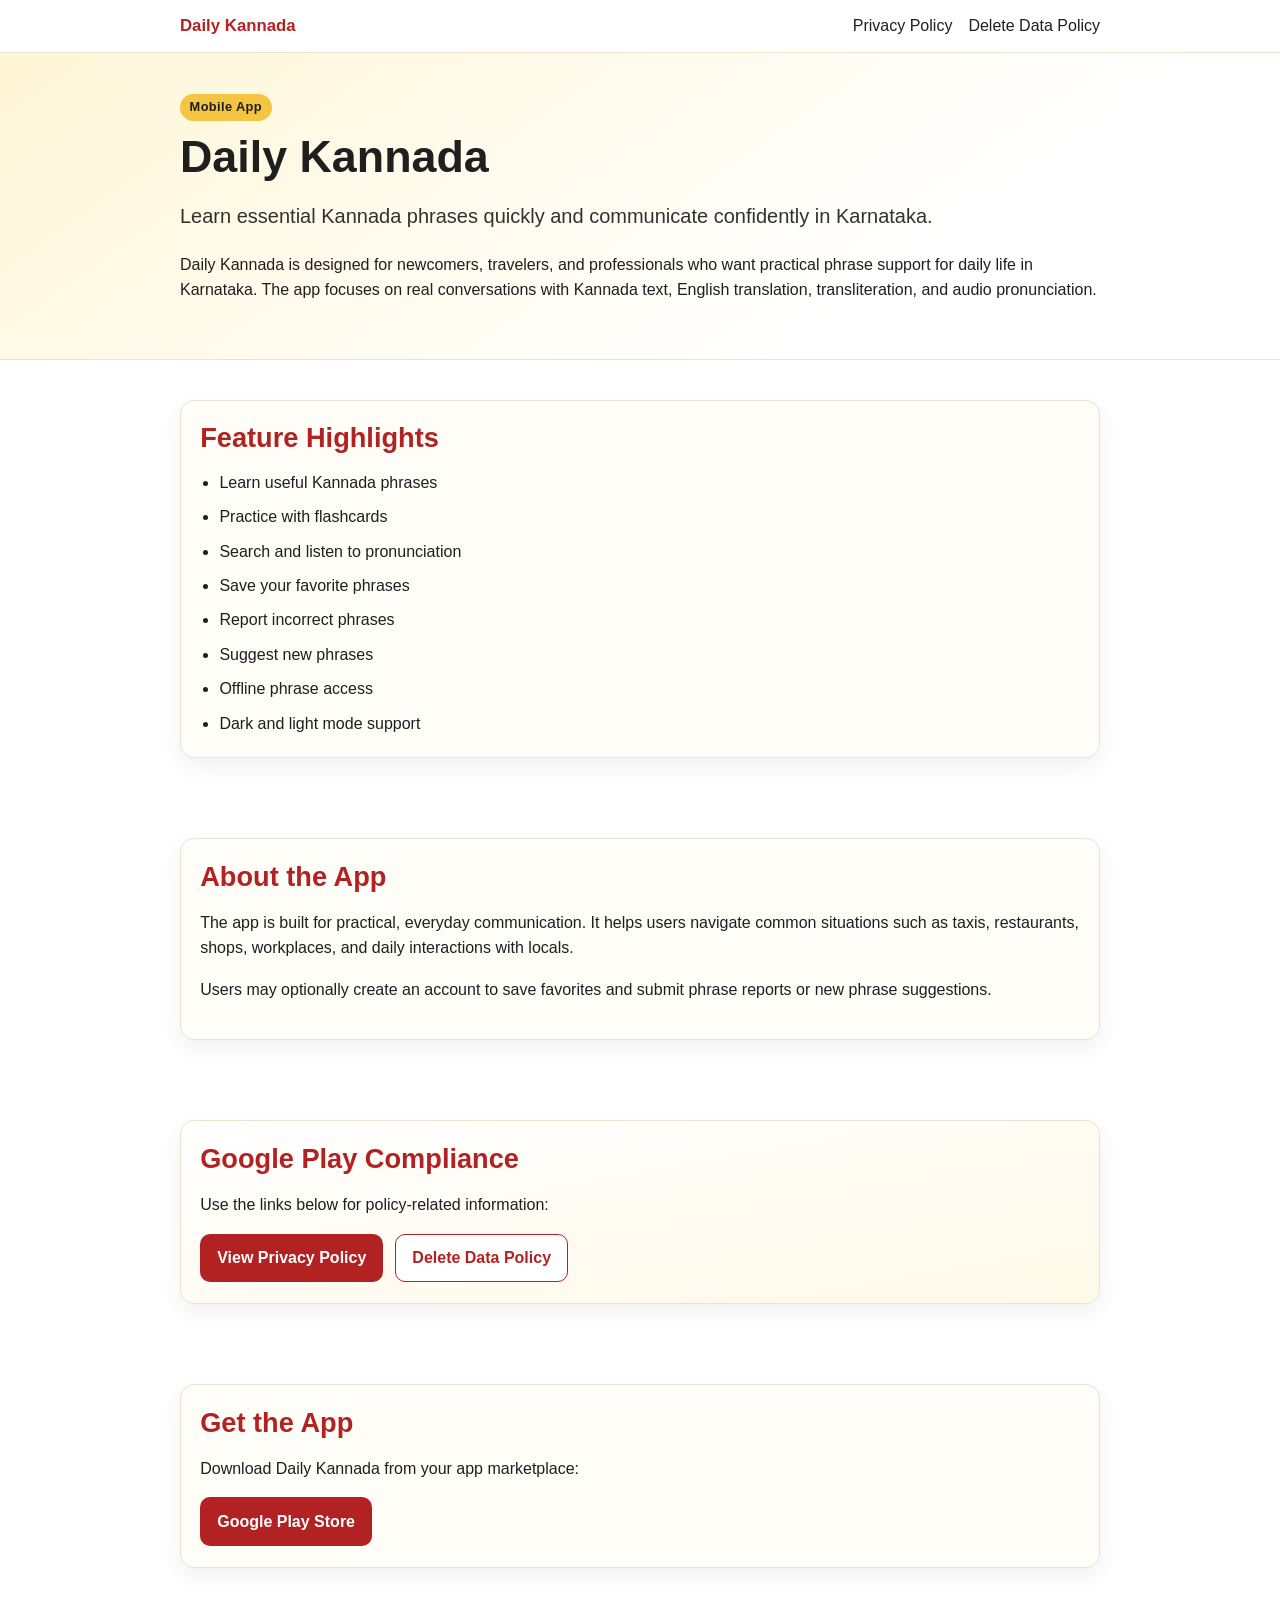
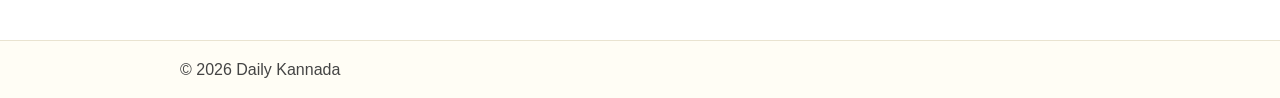
<file: index.html>
<!DOCTYPE html>
<html lang="en">
<head>
  <meta charset="UTF-8" />
  <meta name="viewport" content="width=device-width, initial-scale=1.0" />
  <meta name="description" content="Daily Kannada helps non-Kannada speakers learn essential phrases for everyday communication in Karnataka." />
  <title>Daily Kannada</title>
  <link rel="stylesheet" href="assets/css/styles.css" />
</head>
<body>
  <header class="site-header">
    <div class="container nav-wrap">
      <a class="brand" href="index.html">Daily Kannada</a>
      <nav class="nav-links" aria-label="Main navigation">
        <a href="privacy.html">Privacy Policy</a>
        <a href="delete-account.html">Delete Data Policy</a>
      </nav>
    </div>
  </header>

  <main>
    <section class="hero section">
      <div class="container">
        <p class="eyebrow">Mobile App</p>
        <h1>Daily Kannada</h1>
        <p class="subtitle">Learn essential Kannada phrases quickly and communicate confidently in Karnataka.</p>
        <p>
          Daily Kannada is designed for newcomers, travelers, and professionals who want practical phrase support for daily life in Karnataka. The app focuses on real conversations with Kannada text, English translation, transliteration, and audio pronunciation.
        </p>
      </div>
    </section>

    <section class="section">
      <div class="container card">
        <h2>Feature Highlights</h2>
        <ul class="feature-list">
          <li>Learn useful Kannada phrases</li>
          <li>Practice with flashcards</li>
          <li>Search and listen to pronunciation</li>
          <li>Save your favorite phrases</li>
          <li>Report incorrect phrases</li>
          <li>Suggest new phrases</li>
          <li>Offline phrase access</li>
          <li>Dark and light mode support</li>
        </ul>
      </div>
    </section>

    <section class="section">
      <div class="container card">
        <h2>About the App</h2>
        <p>
          The app is built for practical, everyday communication. It helps users navigate common situations such as taxis, restaurants, shops, workplaces, and daily interactions with locals.
        </p>
        <p>
          Users may optionally create an account to save favorites and submit phrase reports or new phrase suggestions.
        </p>
      </div>
    </section>

    <section class="section">
      <div class="container card compliance">
        <h2>Google Play Compliance</h2>
        <p>Use the links below for policy-related information:</p>
        <div class="button-row">
          <a class="button" href="privacy.html">View Privacy Policy</a>
          <a class="button button-alt" href="delete-account.html">Delete Data Policy</a>
        </div>
      </div>
    </section>

    <section class="section">
      <div class="container card">
        <h2>Get the App</h2>
        <p>Download Daily Kannada from your app marketplace:</p>
        <div class="button-row">
          <a class="button" href="https://play.google.com/store/apps/details?id=dev.srinivasa.dailykannada" target="_blank" rel="noopener noreferrer">Google Play Store</a>
          <!--
          <a class="button button-alt" href="https://apps.apple.com/app/id0000000000" target="_blank" rel="noopener noreferrer">Apple App Store</a>
          -->
        </div>
      </div>
    </section>
  </main>

  <footer class="site-footer">
    <div class="container footer-wrap">
      <p>&copy; 2026 Daily Kannada</p>
    </div>
  </footer>

</body>
</html>
</file>
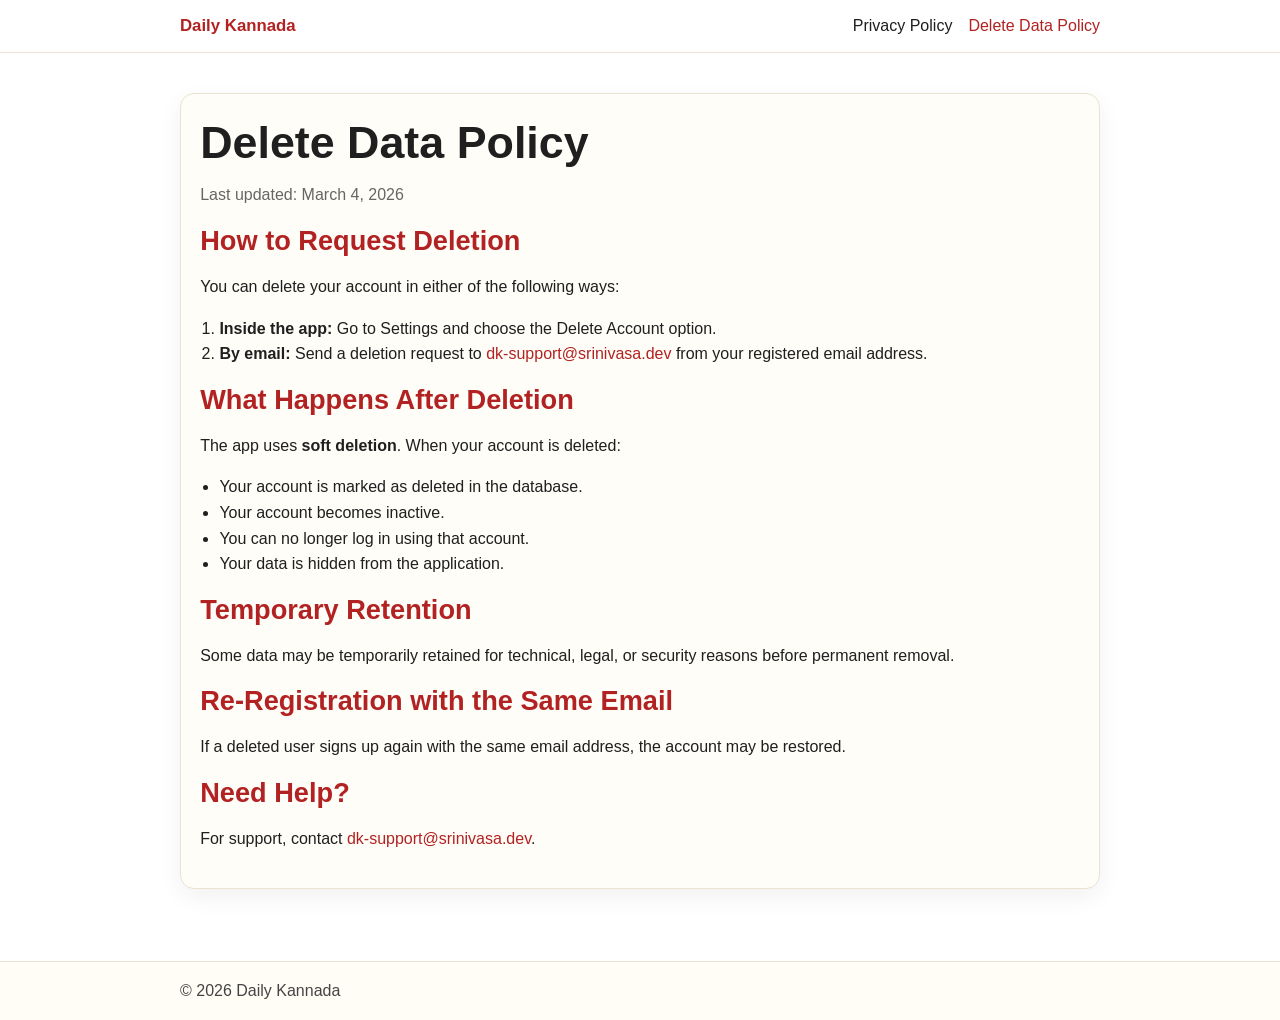
<file: delete-account.html>
<!DOCTYPE html>
<html lang="en">
<head>
  <meta charset="UTF-8" />
  <meta name="viewport" content="width=device-width, initial-scale=1.0" />
  <meta name="description" content="Delete account and data instructions for Daily Kannada." />
  <title>Delete Data Policy | Daily Kannada</title>
  <link rel="stylesheet" href="assets/css/styles.css" />
</head>
<body>
  <header class="site-header">
    <div class="container nav-wrap">
      <a class="brand" href="index.html">Daily Kannada</a>
      <nav class="nav-links" aria-label="Main navigation">
        <a href="privacy.html">Privacy Policy</a>
        <a aria-current="page" href="delete-account.html">Delete Data Policy</a>
      </nav>
    </div>
  </header>

  <main class="section">
    <div class="container policy">
      <h1>Delete Data Policy</h1>
      <p class="meta">Last updated: March 4, 2026</p>

      <h2>How to Request Deletion</h2>
      <p>You can delete your account in either of the following ways:</p>
      <ol>
        <li><strong>Inside the app:</strong> Go to Settings and choose the Delete Account option.</li>
        <li><strong>By email:</strong> Send a deletion request to <a href="mailto:dk-support@srinivasa.dev">dk-support@srinivasa.dev</a> from your registered email address.</li>
      </ol>

      <h2>What Happens After Deletion</h2>
      <p>The app uses <strong>soft deletion</strong>. When your account is deleted:</p>
      <ul>
        <li>Your account is marked as deleted in the database.</li>
        <li>Your account becomes inactive.</li>
        <li>You can no longer log in using that account.</li>
        <li>Your data is hidden from the application.</li>
      </ul>

      <h2>Temporary Retention</h2>
      <p>
        Some data may be temporarily retained for technical, legal, or security reasons before permanent removal.
      </p>

      <h2>Re-Registration with the Same Email</h2>
      <p>
        If a deleted user signs up again with the same email address, the account may be restored.
      </p>

      <h2>Need Help?</h2>
      <p>
        For support, contact <a href="mailto:dk-support@srinivasa.dev">dk-support@srinivasa.dev</a>.
      </p>
    </div>
  </main>

  <footer class="site-footer">
    <div class="container footer-wrap">
      <p>&copy; 2026 Daily Kannada</p>
    </div>
  </footer>

</body>
</html>
</file>
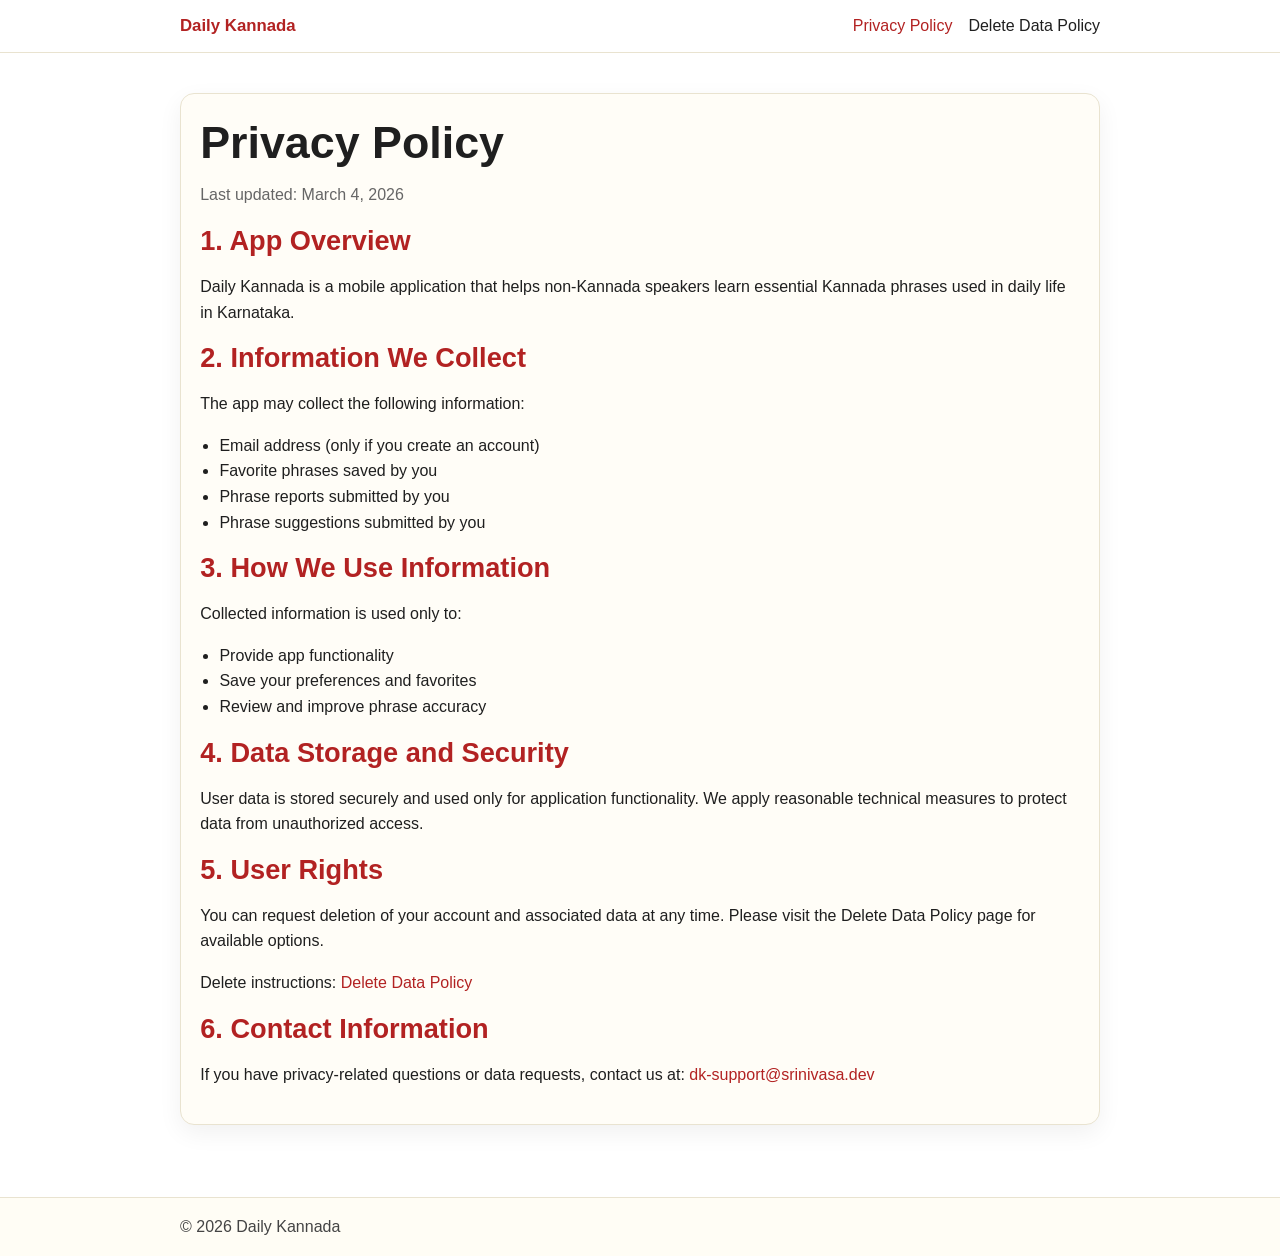
<file: privacy.html>
<!DOCTYPE html>
<html lang="en">
<head>
  <meta charset="UTF-8" />
  <meta name="viewport" content="width=device-width, initial-scale=1.0" />
  <meta name="description" content="Privacy Policy for Daily Kannada mobile application." />
  <title>Privacy Policy | Daily Kannada</title>
  <link rel="stylesheet" href="assets/css/styles.css" />
</head>
<body>
  <header class="site-header">
    <div class="container nav-wrap">
      <a class="brand" href="index.html">Daily Kannada</a>
      <nav class="nav-links" aria-label="Main navigation">
        <a aria-current="page" href="privacy.html">Privacy Policy</a>
        <a href="delete-account.html">Delete Data Policy</a>
      </nav>
    </div>
  </header>

  <main class="section">
    <div class="container policy">
      <h1>Privacy Policy</h1>
      <p class="meta">Last updated: March 4, 2026</p>

      <h2>1. App Overview</h2>
      <p>
        Daily Kannada is a mobile application that helps non-Kannada speakers learn essential Kannada phrases used in daily life in Karnataka.
      </p>

      <h2>2. Information We Collect</h2>
      <p>The app may collect the following information:</p>
      <ul>
        <li>Email address (only if you create an account)</li>
        <li>Favorite phrases saved by you</li>
        <li>Phrase reports submitted by you</li>
        <li>Phrase suggestions submitted by you</li>
      </ul>

      <h2>3. How We Use Information</h2>
      <p>Collected information is used only to:</p>
      <ul>
        <li>Provide app functionality</li>
        <li>Save your preferences and favorites</li>
        <li>Review and improve phrase accuracy</li>
      </ul>

      <h2>4. Data Storage and Security</h2>
      <p>
        User data is stored securely and used only for application functionality. We apply reasonable technical measures to protect data from unauthorized access.
      </p>

      <h2>5. User Rights</h2>
      <p>
        You can request deletion of your account and associated data at any time. Please visit the Delete Data Policy page for available options.
      </p>
      <p>
        Delete instructions: <a href="delete-account.html">Delete Data Policy</a>
      </p>

      <h2>6. Contact Information</h2>
      <p>
        If you have privacy-related questions or data requests, contact us at:
        <a href="mailto:dk-support@srinivasa.dev">dk-support@srinivasa.dev</a>
      </p>
    </div>
  </main>

  <footer class="site-footer">
    <div class="container footer-wrap">
      <p>&copy; 2026 Daily Kannada</p>
    </div>
  </footer>

</body>
</html>
</file>
<file: assets/css/styles.css>
:root {
  --primary: #b22222;
  --secondary: #f4c542;
  --text: #1f1f1f;
  --muted: #666;
  --bg: #ffffff;
  --surface: #fffdf7;
  --border: #e9e3d0;
  --max-width: 920px;
  --radius: 14px;
  --shadow: 0 8px 24px rgba(0, 0, 0, 0.06);
}

* {
  box-sizing: border-box;
}

html,
body {
  margin: 0;
  padding: 0;
  background: var(--bg);
  color: var(--text);
  font-family: "Segoe UI", "Noto Sans", -apple-system, BlinkMacSystemFont, "Helvetica Neue", Arial, sans-serif;
  line-height: 1.6;
}

a {
  color: var(--primary);
  text-decoration: none;
}

a:hover,
a:focus-visible {
  text-decoration: underline;
}

.container {
  width: min(100% - 2rem, var(--max-width));
  margin-inline: auto;
}

.site-header {
  position: sticky;
  top: 0;
  z-index: 20;
  background: rgba(255, 255, 255, 0.97);
  border-bottom: 1px solid var(--border);
  backdrop-filter: blur(6px);
}

.nav-wrap {
  display: flex;
  align-items: center;
  justify-content: space-between;
  gap: 1rem;
  padding: 0.8rem 0;
}

.brand {
  font-weight: 700;
  color: var(--primary);
  font-size: 1.05rem;
}

.nav-links {
  display: flex;
  gap: 1rem;
  flex-wrap: wrap;
  justify-content: flex-end;
}

.nav-links a {
  color: var(--text);
  font-weight: 500;
}

.nav-links a[aria-current="page"] {
  color: var(--primary);
}

.section {
  padding: 2.5rem 0;
}

.hero {
  background: linear-gradient(145deg, #fff6d7 0%, #ffffff 70%);
  border-bottom: 1px solid var(--border);
}

.eyebrow {
  display: inline-block;
  margin: 0 0 0.5rem;
  padding: 0.2rem 0.6rem;
  border-radius: 999px;
  background: var(--secondary);
  font-size: 0.8rem;
  font-weight: 700;
  letter-spacing: 0.03em;
}

h1,
h2,
h3 {
  line-height: 1.25;
  margin: 0 0 0.9rem;
}

h1 {
  font-size: clamp(1.8rem, 4.3vw, 2.8rem);
}

h2 {
  font-size: clamp(1.25rem, 2.8vw, 1.7rem);
  color: var(--primary);
}

.subtitle {
  font-size: clamp(1.05rem, 2.3vw, 1.25rem);
  margin-top: 0;
  color: #313131;
}

.card,
.policy {
  background: var(--surface);
  border: 1px solid var(--border);
  border-radius: var(--radius);
  box-shadow: var(--shadow);
  padding: 1.3rem 1.2rem;
}

.feature-list {
  margin: 0;
  padding-left: 1.2rem;
  display: grid;
  gap: 0.55rem;
}

.compliance {
  background: linear-gradient(170deg, #ffffff 0%, #fff9e8 100%);
}

.button-row {
  display: flex;
  flex-wrap: wrap;
  gap: 0.75rem;
  margin-top: 1rem;
}

.button {
  display: inline-block;
  background: var(--primary);
  color: #fff;
  padding: 0.65rem 1rem;
  border-radius: 10px;
  font-weight: 600;
  border: 1px solid transparent;
}

.button:hover,
.button:focus-visible {
  text-decoration: none;
  opacity: 0.95;
}

.button-alt {
  background: #fff;
  color: var(--primary);
  border-color: var(--primary);
}

.button:disabled,
.button-alt:disabled,
.nav-button:disabled,
.text-button:disabled {
  cursor: not-allowed;
  opacity: 0.6;
}

.meta {
  color: var(--muted);
  margin-top: -0.2rem;
}

.policy ul,
.policy ol {
  padding-left: 1.2rem;
}

.site-footer {
  margin-top: 2rem;
  border-top: 1px solid var(--border);
  background: #fffdf5;
}

.footer-wrap {
  padding: 1rem 0;
  display: flex;
  align-items: center;
  justify-content: space-between;
  gap: 0.9rem;
  flex-wrap: wrap;
}

.footer-wrap p {
  margin: 0;
  color: #444;
}

.subtle-link {
  color: var(--muted);
  font-size: 0.92rem;
}

.nav-text {
  color: var(--muted);
  font-size: 0.95rem;
}

.nav-button,
.text-button {
  border: 0;
  background: transparent;
  color: var(--primary);
  font: inherit;
  padding: 0;
  cursor: pointer;
}

.auth-shell {
  display: grid;
  place-items: center;
  min-height: calc(100vh - 13rem);
}

.auth-card {
  width: min(100%, 520px);
  background: linear-gradient(170deg, #fffdf7 0%, #ffffff 100%);
  border: 1px solid var(--border);
  border-radius: 24px;
  box-shadow: var(--shadow);
  padding: 2rem;
}

.auth-form,
.field {
  display: grid;
  gap: 0.55rem;
}

.auth-form {
  margin-top: 1.4rem;
}

.field span,
.inline-field span {
  font-size: 0.92rem;
  font-weight: 600;
}

.field input,
.inline-field select,
.phrase-table input,
.phrase-table select,
.phrase-table textarea {
  width: 100%;
  border: 1px solid #d2c7ac;
  border-radius: 12px;
  background: #fff;
  color: var(--text);
  font: inherit;
  padding: 0.75rem 0.85rem;
}

.password-field {
  position: relative;
}

.password-field input {
  padding-right: 5.5rem;
}

.password-toggle {
  display: inline-flex;
  align-items: center;
  justify-content: center;
  position: absolute;
  top: 50%;
  right: 0.55rem;
  transform: translateY(-50%);
  border: 0;
  background: transparent;
  color: var(--primary);
  font: inherit;
  font-size: 0.88rem;
  font-weight: 600;
  cursor: pointer;
  padding: 0.2rem 0.35rem;
}

.password-toggle-icon {
  width: 1.2rem;
  height: 1.2rem;
  stroke: currentColor;
  fill: none;
  stroke-width: 1.8;
  stroke-linecap: round;
  stroke-linejoin: round;
}

.password-toggle .eye-closed {
  display: none;
}

.password-toggle.is-visible .eye-open {
  display: none;
}

.password-toggle.is-visible .eye-closed {
  display: inline;
}

.phrase-table textarea {
  resize: vertical;
  min-width: 220px;
}

.status-message {
  min-height: 1.5rem;
  margin: 0;
  color: var(--muted);
}

.status-message.error,
.row-message.error {
  color: #b42318;
}

.status-message.success,
.row-message.success {
  color: #167c3d;
}

.reset-page {
  min-height: 100vh;
  background:
    radial-gradient(circle at top right, rgba(244, 197, 66, 0.24), transparent 28%),
    linear-gradient(180deg, #fffaf0 0%, #ffffff 100%);
}

.reset-card {
  width: min(100%, 560px);
}

.token-notice,
.form-hint {
  margin: 0;
  color: var(--muted);
}

.token-notice.error {
  color: #b42318;
}

.token-notice.success {
  color: #167c3d;
}

.admin-layout,
.admin-sections {
  display: grid;
  gap: 1.25rem;
}

.admin-page-container {
  width: min(100% - 1rem, 1700px);
}

.admin-hero {
  background: linear-gradient(145deg, #fff6d7 0%, #fffdf7 45%, #ffffff 100%);
}

.admin-hero-actions {
  margin-top: 1.25rem;
}

.toolbar {
  display: flex;
  align-items: flex-end;
  justify-content: space-between;
  gap: 1rem;
  flex-wrap: wrap;
}

.toolbar-actions {
  display: flex;
  align-items: flex-end;
  gap: 0.75rem;
  flex-wrap: wrap;
}

.toolbar-note {
  margin: 0;
  color: var(--muted);
  font-size: 0.92rem;
}

.inline-field {
  display: grid;
  gap: 0.45rem;
  min-width: 140px;
}

.category-section h2 {
  margin-bottom: 1rem;
}

.table-shell {
  display: grid;
  gap: 0.4rem;
}

.table-hint {
  margin: 0;
  color: var(--muted);
  font-size: 0.84rem;
}

.table-top-scroll {
  overflow-x: auto;
  overflow-y: hidden;
  height: 10px;
  border: 1px solid var(--border);
  border-radius: 999px;
  background: #fff6d7;
}

.table-top-scroll-inner {
  height: 1px;
}

.table-wrap {
  overflow-x: auto;
  overflow-y: visible;
  border: 1px solid var(--border);
  border-radius: 16px;
  background: #fff;
}

.phrase-table {
  width: 100%;
  border-collapse: collapse;
  min-width: 1320px;
  table-layout: fixed;
  margin-bottom: 0;
}

.phrase-table th,
.phrase-table td {
  border-bottom: 1px solid var(--border);
  vertical-align: middle;
  text-align: left;
  word-break: break-word;
  overflow-wrap: anywhere;
  line-height: 1.15;
}

.phrase-table td {
  padding: 0.28rem 0.5rem;
  font-size: 0.88rem;
}

.phrase-table th {
  background: #fff8e0;
  color: #7a1d12;
  font-size: 0.92rem;
  font-weight: 700;
  letter-spacing: 0.01em;
  text-transform: capitalize;
  position: sticky;
  top: 0;
  padding: 0.4rem 0.5rem;
  white-space: nowrap;
}

.phrase-table td[data-column="id"],
.phrase-table th:first-child {
  width: 88px;
  min-width: 88px;
}

.phrase-table td[data-column="category"],
.phrase-table th:nth-child(2) {
  width: 170px;
  min-width: 170px;
}

.phrase-table td[data-column="english_text"],
.phrase-table td[data-column="kannada_text"],
.phrase-table td[data-column="transliteration"],
.phrase-table th:nth-child(3),
.phrase-table th:nth-child(4),
.phrase-table th:nth-child(5) {
  width: 220px;
  min-width: 220px;
}

.phrase-table td[data-column="usage_examples"],
.phrase-table td[data-column="cultural_context"],
.phrase-table th:nth-child(6),
.phrase-table th:nth-child(7) {
  width: 250px;
  min-width: 250px;
}

.phrase-table td[data-column="is_active"],
.phrase-table th:nth-child(8) {
  width: 120px;
  min-width: 120px;
}

.phrase-table .action-header {
  width: 190px;
  min-width: 190px;
}

.phrase-table input,
.phrase-table select,
.phrase-table textarea {
  min-width: 100%;
  padding: 0.3rem 0.45rem;
  font-size: 0.86rem;
}

.table-top-scroll::-webkit-scrollbar,
.table-wrap::-webkit-scrollbar {
  height: 8px;
}

.table-top-scroll::-webkit-scrollbar-thumb,
.table-wrap::-webkit-scrollbar-thumb {
  background: #d1b680;
  border-radius: 999px;
}

.action-cell {
  min-width: 170px;
  width: 190px;
  background: #fffdf7;
  position: sticky;
  right: 0;
  z-index: 2;
  box-shadow: -10px 0 14px rgba(255, 253, 247, 0.92);
}

.action-cell .button,
.action-cell .text-button {
  display: inline-flex;
  align-items: center;
  justify-content: center;
}

.action-cell .button {
  min-width: 84px;
  padding: 0.28rem 0.55rem;
  font-size: 0.82rem;
}

.action-cell .text-button {
  margin-left: 0.65rem;
  font-size: 0.8rem;
}

.phrase-table tbody td:last-child {
  position: sticky;
  right: 0;
  background: #fffdf7;
  z-index: 2;
  box-shadow: -10px 0 14px rgba(255, 253, 247, 0.92);
}

.row-message {
  margin: 0.25rem 0 0;
  font-size: 0.76rem;
}

.pagination-bar {
  display: flex;
  align-items: center;
  justify-content: center;
  gap: 1rem;
  flex-wrap: wrap;
}

.page-label {
  color: var(--muted);
  font-weight: 600;
}

.page-numbers {
  display: flex;
  justify-content: center;
  gap: 0.45rem;
  flex-wrap: wrap;
  margin-top: 0.9rem;
}

.page-number {
  border: 1px solid #d2c7ac;
  background: #fff;
  color: var(--text);
  border-radius: 10px;
  padding: 0.32rem 0.62rem;
  font: inherit;
  line-height: 1;
  cursor: pointer;
}

.page-number.active {
  background: var(--primary);
  border-color: var(--primary);
  color: #fff;
}

.page-number:disabled {
  cursor: default;
  opacity: 1;
}

.health-layout {
  display: grid;
  gap: 1.25rem;
}

.health-hero {
  position: relative;
  overflow: hidden;
  background:
    radial-gradient(circle at top right, rgba(244, 197, 66, 0.32), transparent 28%),
    radial-gradient(circle at 18% 24%, rgba(178, 34, 34, 0.08), transparent 26%),
    linear-gradient(145deg, #fff6d7 0%, #fff1c8 34%, #fffdf7 68%, #ffffff 100%);
}

.health-hero::after {
  content: "";
  position: absolute;
  inset: auto -6% -36px auto;
  width: 180px;
  height: 180px;
  border-radius: 36px;
  transform: rotate(22deg);
  background: linear-gradient(180deg, rgba(178, 34, 34, 0.1) 0%, rgba(244, 197, 66, 0.2) 100%);
}

.health-grid {
  display: grid;
  grid-template-columns: repeat(2, minmax(0, 1fr));
  gap: 1.25rem;
}

.health-overview {
  display: grid;
  grid-template-columns: minmax(0, 1.2fr) minmax(280px, 0.8fr);
  gap: 1rem;
  align-items: center;
}

.health-status-panel {
  display: grid;
  gap: 0.6rem;
  align-content: start;
}

.health-status-pulse {
  width: 0.9rem;
  height: 0.9rem;
  border-radius: 50%;
  box-shadow: 0 0 0 0 currentColor;
  animation: health-pulse 2s ease-out infinite;
}

.health-status-pulse.success {
  color: #167c3d;
  background: #167c3d;
}

.health-status-pulse.error {
  color: #b42318;
  background: #b42318;
}

.health-status-pulse.neutral {
  color: #765b21;
  background: #765b21;
}

.health-service-title {
  margin: 0;
  font-size: clamp(1.45rem, 3vw, 2rem);
  font-weight: 700;
  line-height: 1.15;
}

.health-service-meta {
  margin-top: -0.05rem;
}

.health-status-copy {
  margin: 0.1rem 0 0;
  max-width: 32rem;
  color: #3f3b32;
}

.health-badge {
  display: inline-flex;
  width: fit-content;
  align-items: center;
  gap: 0.45rem;
  border-radius: 999px;
  padding: 0.35rem 0.75rem;
  font-size: 0.82rem;
  font-weight: 700;
  letter-spacing: 0.04em;
  text-transform: uppercase;
}

.health-badge.success {
  background: #e8f7ee;
  color: #167c3d;
}

.health-badge.error {
  background: #fdecea;
  color: #b42318;
}

.health-badge.neutral {
  background: #f4efe0;
  color: #765b21;
}

.health-facts {
  display: grid;
  grid-template-columns: repeat(2, minmax(0, 1fr));
  gap: 0.85rem;
  margin: 0;
  padding: 1rem;
  border-radius: 20px;
  border: 1px solid rgba(178, 34, 34, 0.09);
  background: linear-gradient(180deg, rgba(255, 255, 255, 0.98) 0%, #fffaf0 100%);
  box-shadow: inset 0 1px 0 rgba(255, 255, 255, 0.8);
}

.health-fact {
  padding: 0.95rem 1rem;
  border-radius: 16px;
  background: #fff;
  border: 1px solid rgba(178, 34, 34, 0.08);
}

.health-facts dt {
  margin: 0;
  color: var(--muted);
  font-size: 0.86rem;
}

.health-facts dd {
  margin: 0.18rem 0 0;
  font-size: 1rem;
  font-weight: 700;
}

.health-list {
  display: grid;
  gap: 0.85rem;
}

.health-list-item {
  display: flex;
  align-items: flex-start;
  justify-content: space-between;
  gap: 1rem;
  padding: 1rem 1.05rem;
  border: 1px solid rgba(178, 34, 34, 0.08);
  border-radius: 18px;
  background: linear-gradient(180deg, #ffffff 0%, #fffdf7 100%);
  box-shadow: 0 12px 26px rgba(79, 56, 18, 0.05);
}

.health-list-item h3 {
  margin-bottom: 0.25rem;
  font-size: 1rem;
  color: var(--text);
}

.health-check-copy {
  display: grid;
  gap: 0.1rem;
}

.health-check-kicker {
  margin: 0 0 0.1rem;
  color: #8d5e18;
  font-size: 0.76rem;
  font-weight: 700;
  letter-spacing: 0.08em;
  text-transform: uppercase;
}

.health-check-detail {
  max-width: 34rem;
}

.health-check-side {
  display: grid;
  justify-items: end;
  gap: 0.6rem;
  min-width: 140px;
}

.health-check-rail {
  width: 120px;
  height: 8px;
  border-radius: 999px;
  background: #f1e7d3;
  overflow: hidden;
}

.health-check-fill {
  display: block;
  height: 100%;
  transform-origin: left center;
  animation: health-fill 800ms ease forwards;
}

.health-check-fill.success {
  width: 100%;
  background: linear-gradient(90deg, #167c3d 0%, #5cc884 100%);
}

.health-check-fill.error {
  width: 42%;
  background: linear-gradient(90deg, #b42318 0%, #ef7466 100%);
}

.health-check-fill.neutral {
  width: 64%;
  background: linear-gradient(90deg, #765b21 0%, #ddbe71 100%);
}

.health-list-item[data-tone="error"] {
  background: linear-gradient(180deg, #fff8f7 0%, #fffdf7 100%);
}

.health-stat-grid {
  display: grid;
  grid-template-columns: repeat(2, minmax(0, 1fr));
  gap: 0.9rem;
}

.health-stat {
  position: relative;
  overflow: hidden;
  padding: 1rem;
  border-radius: 20px;
  border: 1px solid rgba(178, 34, 34, 0.08);
  background: linear-gradient(180deg, #ffffff 0%, #fffaf0 100%);
  box-shadow: 0 16px 30px rgba(79, 56, 18, 0.06);
}

.health-stat-label {
  margin: 0 0 0.45rem;
  color: var(--muted);
  font-size: 0.88rem;
}

.health-stat-value {
  display: block;
  font-size: clamp(1.4rem, 3vw, 2rem);
  line-height: 1;
  color: var(--primary);
}

.health-stat-mark {
  position: absolute;
  right: -14px;
  bottom: -18px;
  width: 86px;
  height: 86px;
  border-radius: 28px;
  transform: rotate(18deg);
  background: linear-gradient(180deg, rgba(244, 197, 66, 0.42) 0%, rgba(178, 34, 34, 0.14) 100%);
}

.health-summary-copy {
  margin: 0;
  font-size: 1rem;
}

.health-summary-line {
  display: flex;
  gap: 0.45rem;
  margin-top: 1rem;
}

.health-summary-marker {
  flex: 1 1 0;
  height: 0.55rem;
  border-radius: 999px;
}

.health-summary-marker.success {
  background: linear-gradient(90deg, #167c3d 0%, #5cc884 100%);
}

.health-summary-marker.error {
  background: linear-gradient(90deg, #b42318 0%, #ef7466 100%);
}

.health-summary-marker.neutral {
  background: linear-gradient(90deg, #765b21 0%, #ddbe71 100%);
}

@keyframes health-pulse {
  0% {
    box-shadow: 0 0 0 0 rgba(0, 0, 0, 0.18);
  }

  70% {
    box-shadow: 0 0 0 12px rgba(0, 0, 0, 0);
  }

  100% {
    box-shadow: 0 0 0 0 rgba(0, 0, 0, 0);
  }
}

@keyframes health-fill {
  0% {
    transform: scaleX(0);
  }

  100% {
    transform: scaleX(1);
  }
}

@media (max-width: 640px) {
  .section {
    padding: 2rem 0;
  }

  .card,
  .policy {
    padding: 1.1rem 1rem;
  }

  .nav-wrap {
    align-items: flex-start;
    flex-direction: column;
  }

  .footer-wrap {
    flex-direction: column;
    align-items: flex-start;
  }

  .auth-card {
    padding: 1.35rem;
    border-radius: 18px;
  }

  .toolbar {
    align-items: stretch;
  }

  .toolbar-actions {
    width: 100%;
  }

  .toolbar-actions > * {
    flex: 1 1 100%;
  }

  .toolbar-note {
    order: 2;
  }

  .health-grid,
  .health-overview,
  .health-stat-grid,
  .health-facts {
    grid-template-columns: 1fr;
  }

  .health-list-item {
    flex-direction: column;
  }

  .health-check-side {
    width: 100%;
    justify-items: start;
  }

  .phrase-table {
    min-width: 980px;
  }

  .admin-page-container {
    width: min(100% - 0.5rem, 1700px);
  }
}

@media (max-width: 960px) {
  .container {
    width: min(100% - 1rem, var(--max-width));
  }

  .admin-page-container {
    width: min(100% - 0.75rem, 1700px);
  }

  .card,
  .policy {
    padding: 1rem 0.85rem;
  }

  .health-grid,
  .health-overview {
    grid-template-columns: 1fr;
  }

  .phrase-table {
    min-width: 920px;
  }

  .phrase-table th,
  .phrase-table td {
    padding: 0.26rem 0.42rem;
  }

  .action-cell {
    min-width: 150px;
    width: 170px;
  }
}
</file>
